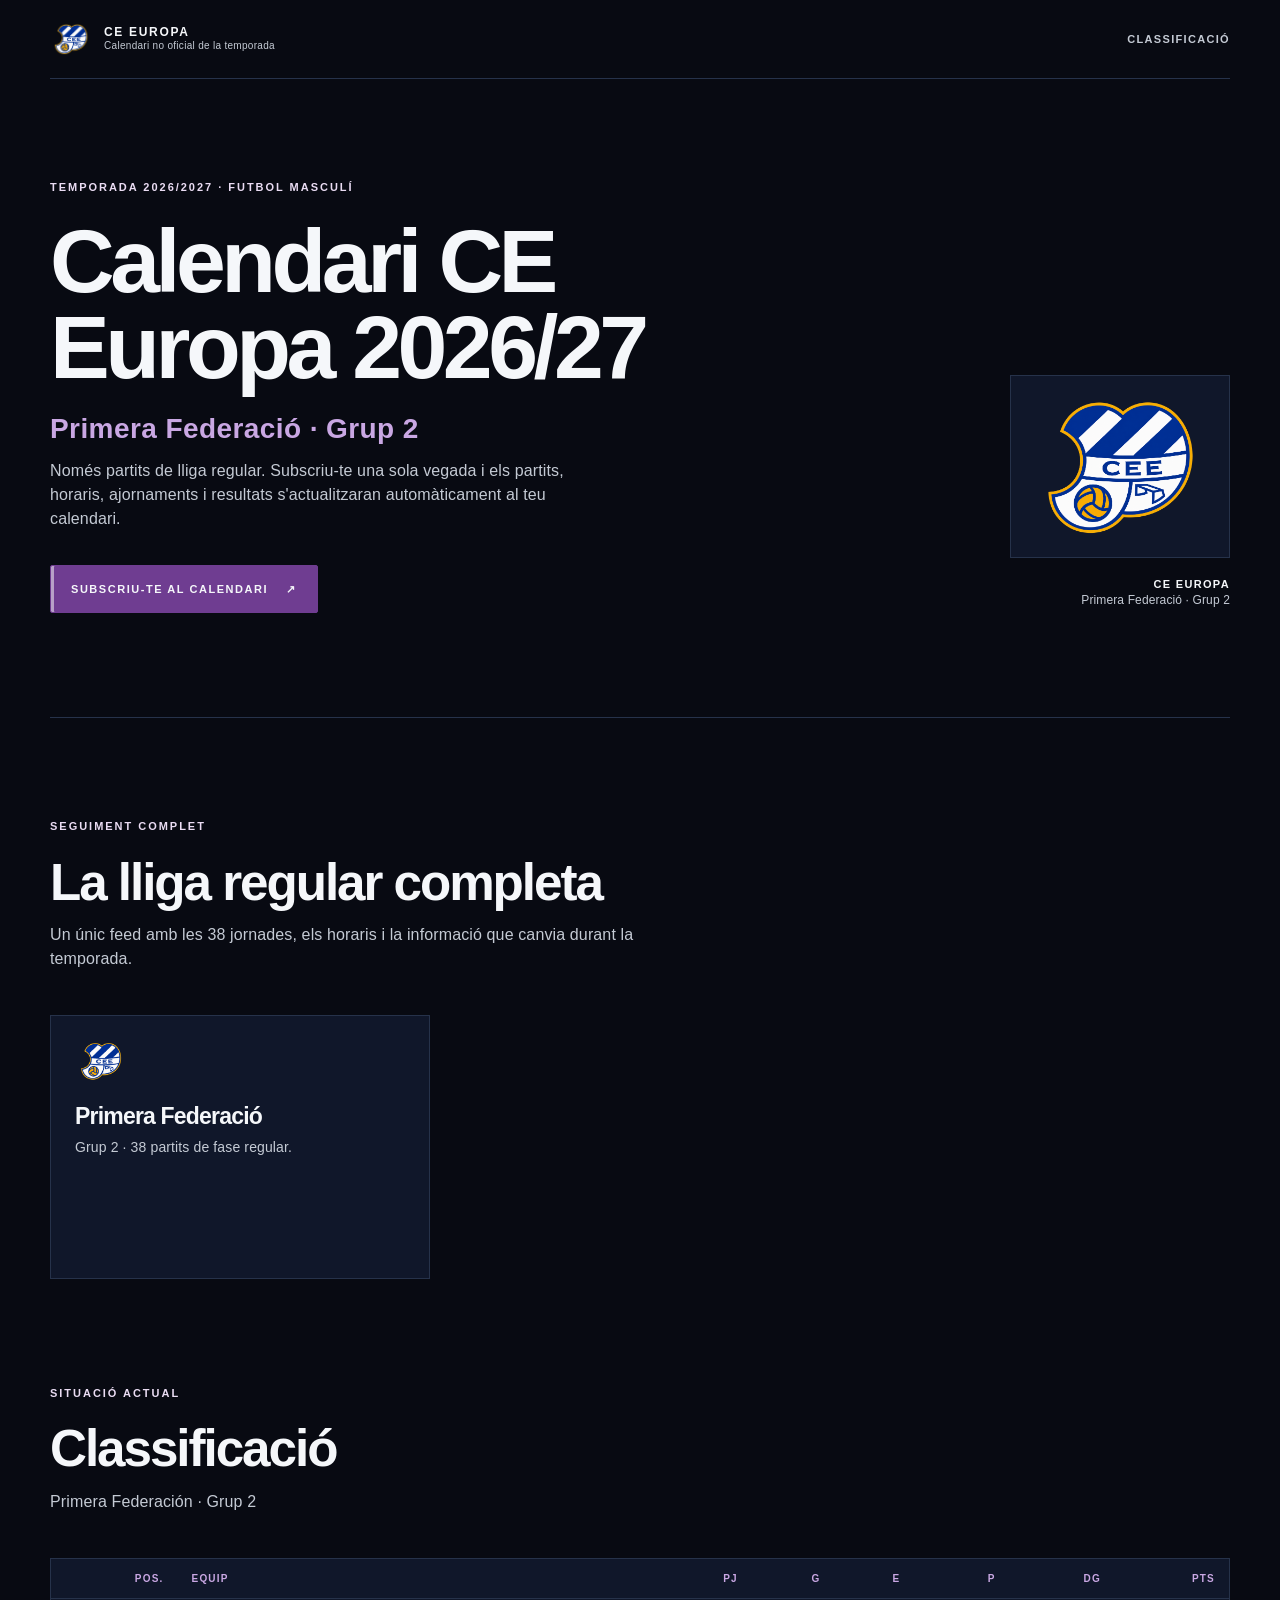
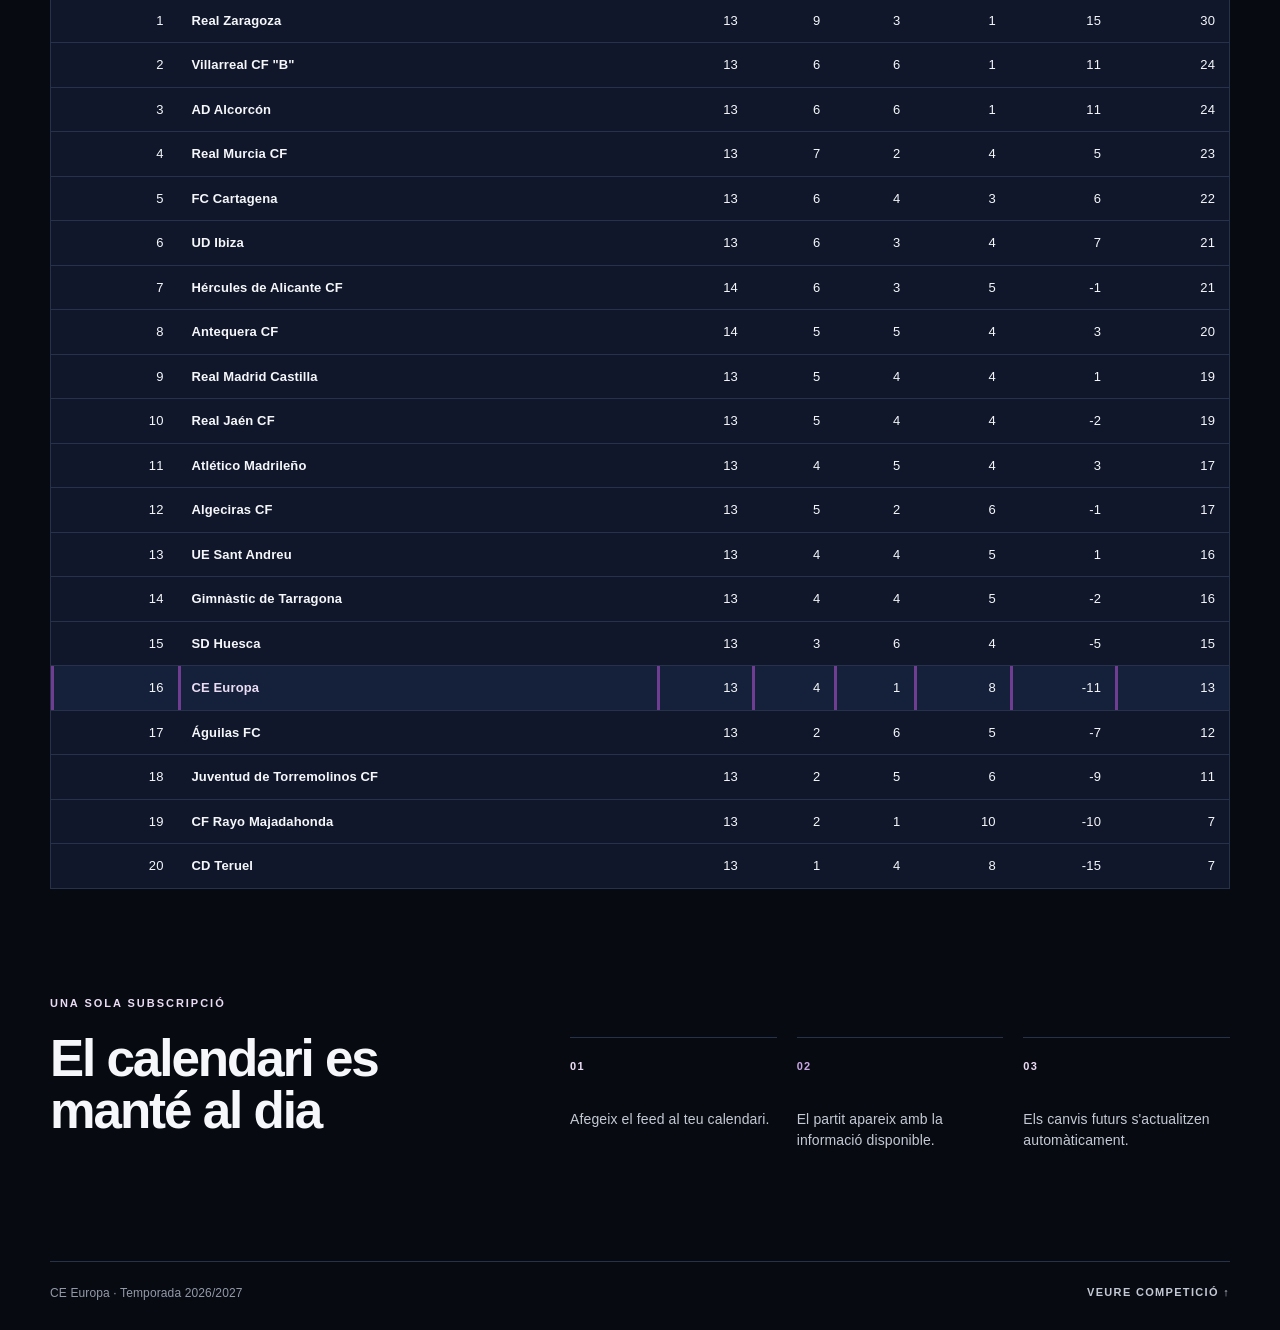
<file: public/index.html>
<!doctype html>
<html lang="ca">
  <head>
    <meta charset="utf-8" />
    <meta name="viewport" content="width=device-width, initial-scale=1" />
    <meta name="theme-color" content="#09080f" />
    <meta name="description" content="Calendari públic del CE Europa a Primera Federació 2026/27, Grup 2." />
    <title>Calendari CE Europa 2026/27</title>
    <link rel="icon" href="./favicon.svg" type="image/svg+xml" />
    <link rel="stylesheet" href="./styles.css?v=5fe0c9f6fe5d" />
  </head>
  <body>
    <header class="site-header">
      <a class="brand" href="./" aria-label="Inici — CE Europa">
        <img class="brand-shield" src="./assets/Europa.png" alt="" width="44" height="40" />
        <span class="wordmark-copy"><strong>CE EUROPA</strong><small>Calendari no oficial de la temporada</small></span>
      </a>
      <a class="header-link" href="#classificacio">Classificació</a>
    </header>

    <main>
      <section class="hero" aria-labelledby="hero-title">
        <div class="hero-copy">
          <p class="eyebrow">TEMPORADA 2026/2027 · FUTBOL MASCULÍ</p>
          <h1 id="hero-title">Calendari CE Europa 2026/27</h1>
          <p class="hero-subtitle">Primera Federació · Grup 2</p>
          <p class="hero-body">Només partits de lliga regular. Subscriu-te una sola vegada i els partits, horaris, ajornaments i resultats s'actualitzaran automàticament al teu calendari.</p>
          <button class="button button-primary" type="button" data-open-subscription>SUBSCRIU-TE AL CALENDARI <span aria-hidden="true">↗</span></button>
        </div>
        <div class="hero-aside" aria-label="Calendari del CE Europa">
          <div class="hero-shield-frame"><img class="hero-shield" src="./assets/Europa.png" alt="Escut del CE Europa" width="190" height="174" /></div>
          <p><span>CE EUROPA</span><br />Primera Federació · Grup 2</p>
        </div>
      </section>

      <section class="competition-section" id="competicions" aria-labelledby="competition-title">
        <div class="section-heading">
          <p class="eyebrow">SEGUIMENT COMPLET</p>
          <h2 id="competition-title">La lliga regular completa</h2>
          <p>Un únic feed amb les 38 jornades, els horaris i la informació que canvia durant la temporada.</p>
        </div>
        <div class="competition-grid">
          <article class="competition-card">
            <img class="competition-logo" src="./assets/Europa.png" alt="" aria-hidden="true" width="42" height="42" />
            <h3>Primera Federació</h3>
            <p>Grup 2 · 38 partits de fase regular.</p>
          </article>
        </div>
      </section>

      <section class="competition-section standings-section" id="classificacio" aria-labelledby="standings-title">
        <div class="section-heading">
          <p class="eyebrow">SITUACIÓ ACTUAL</p>
          <h2 id="standings-title">Classificació</h2>
          <p id="standings-status" role="status" aria-live="polite">Carregant la classificació oficial…</p>
        </div>
        <div class="standings-table-wrap">
          <table class="standings-table" id="standings-table">
            <thead><tr><th scope="col">Pos.</th><th scope="col">Equip</th><th scope="col">PJ</th><th scope="col">G</th><th scope="col">E</th><th scope="col">P</th><th scope="col">DG</th><th scope="col">Pts</th></tr></thead>
            <tbody id="standings-body"></tbody>
          </table>
        </div>
      </section>

      <section class="how-section" aria-labelledby="how-title">
        <div class="section-heading compact-heading"><p class="eyebrow">UNA SOLA SUBSCRIPCIÓ</p><h2 id="how-title">El calendari es manté al dia</h2></div>
        <div class="steps-grid">
          <div class="step"><span>01</span><p>Afegeix el feed al teu calendari.</p></div>
          <div class="step"><span>02</span><p>El partit apareix amb la informació disponible.</p></div>
          <div class="step"><span>03</span><p>Els canvis futurs s'actualitzen automàticament.</p></div>
        </div>
      </section>
    </main>

    <footer class="site-footer"><span>CE Europa · Temporada 2026/2027</span><a href="#competicions">Veure competició ↑</a></footer>

    <dialog class="subscription-modal" id="subscription-modal" aria-labelledby="modal-title">
      <div class="modal-inner">
        <button class="modal-close" type="button" aria-label="Tanca" data-close-subscription>×</button>
        <p class="eyebrow">AFEGEIX EL CALENDARI</p>
        <h2 id="modal-title">Subscriu-te una sola vegada</h2>
        <p class="modal-intro">Feed HTTPS: els horaris, ajornaments i resultats es mantindran actualitzats automàticament. Actualització automàtica cada 24 hores.</p>
        <div class="subscription-options">
          <article class="subscription-option"><span class="option-kicker">01 · APPLE</span><h3>Apple Calendar</h3><p>Afegeix el calendari de subscripció amb aquest enllaç.</p><a class="button button-primary subscription-action" id="apple-link" href="#"><span class="subscription-action-content">OBRE AMB APPLE CALENDAR <span aria-hidden="true">↗</span></span></a></article>
          <article class="subscription-option"><span class="option-kicker">02 · GOOGLE</span><h3>Google Calendar</h3><p>Des d'un ordinador, obre Google Calendar i afegeix el calendari des d'URL.</p><a class="button button-primary subscription-action" href="https://calendar.google.com/calendar/" target="_blank" rel="noopener"><span class="subscription-action-content">OBRE AMB GOOGLE CALENDAR <span aria-hidden="true">↗</span></span></a><ol><li>Ves a Altres calendaris → + → Des d'URL.</li><li>Enganxa aquest enllaç.</li><li>Confirma l'addició del calendari.</li></ol><details class="android-help" open><summary>Android: activa la sincronització</summary><p>La subscripció per URL s'ha de crear des del navegador d'ordinador, no des de l'app Android. Després, al mòbil, obre Google Calendar → Configuració → selecciona el teu compte → Mostra'n més → <span id="android-calendar-name">Calendari CE Europa 2026/27</span> → activa Sincronitza.</p></details></article>
        </div>
        <div class="feed-box"><span class="feed-label">ENLLAÇ DIRECTE DEL CALENDARI</span><code id="feed-url">Calculant l'enllaç…</code><button class="button button-secondary" type="button" id="copy-feed">COPIA L'ENLLAÇ</button><p class="copy-feedback" id="copy-feedback" role="status" aria-live="polite"></p></div>
        <p class="modal-note">No és una descàrrega. És una subscripció que es refresca segons el calendari de cada servei.</p>
      </div>
    </dialog>
    <script src="./app.js?v=2f8af45c3bc3"></script>
  </body>
</html>
</file>
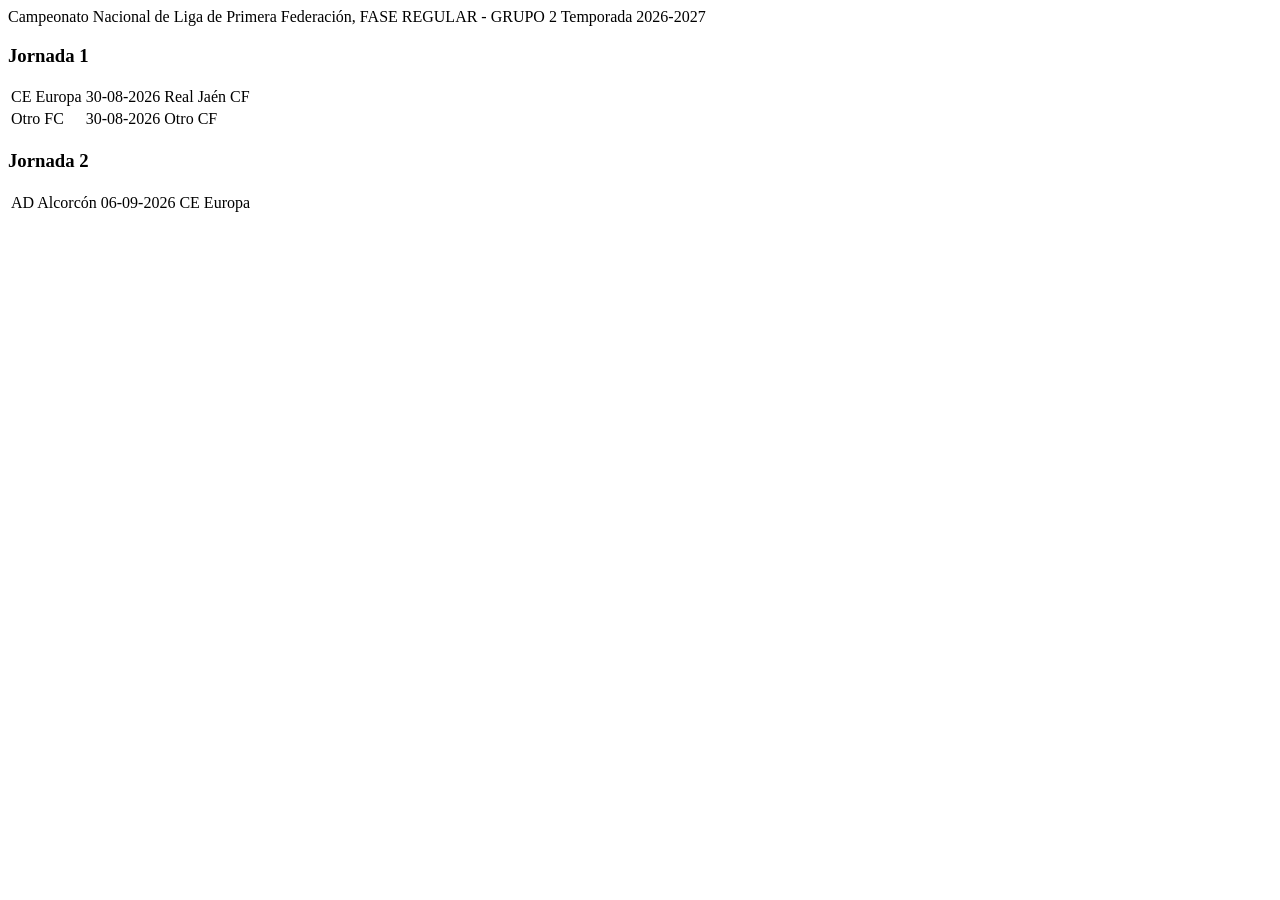
<file: tests/fixtures/rfef/calendar.html>
<!doctype html>
<html><body>
<div>Campeonato Nacional de Liga de Primera Federación, FASE REGULAR - GRUPO 2 Temporada 2026-2027</div>
<section><h3>Jornada 1</h3><table><tr><td>CE Europa</td><td>30-08-2026</td><td>Real Jaén CF</td></tr><tr><td>Otro FC</td><td>30-08-2026</td><td>Otro CF</td></tr></table></section>
<section><h3>Jornada 2</h3><table><tr><td>AD Alcorcón</td><td>06-09-2026</td><td>CE Europa</td></tr></table></section>
</body></html>
</file>
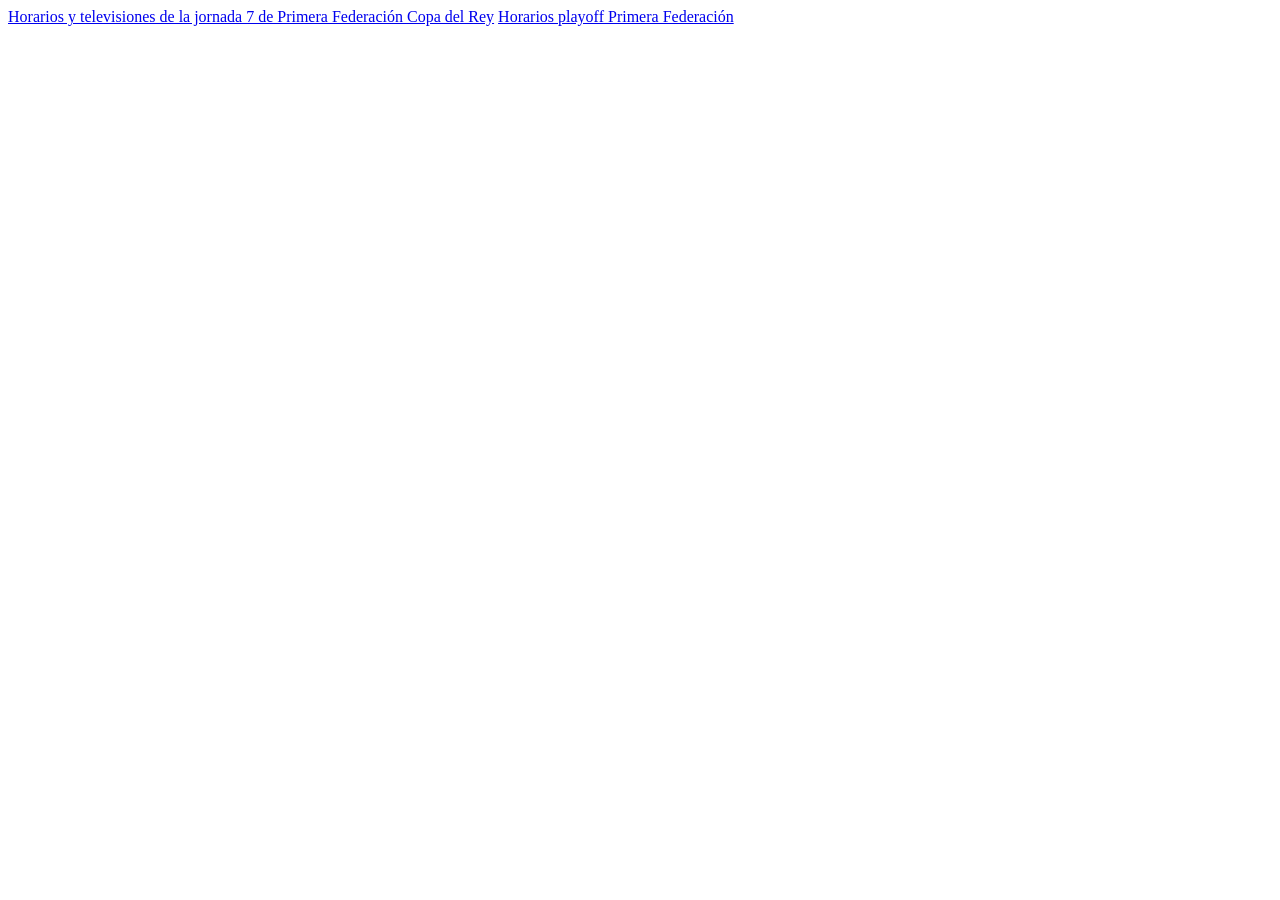
<file: tests/fixtures/rfef/official-listing.html>
<!doctype html>
<html lang="es">
  <body>
    <main>
      <a href="/es/noticias/horarios-y-televisiones-de-la-jornada-7-de-primera-federacion-temporada-202627">
        Horarios y televisiones de la jornada 7 de Primera Federación
      </a>
      <a href="/es/noticias/calendario-copa-del-rey-202627">Copa del Rey</a>
      <a href="/es/noticias/horarios-playoff-primera-federacion-202627">
        Horarios playoff Primera Federación
      </a>
    </main>
  </body>
</html>
</file>
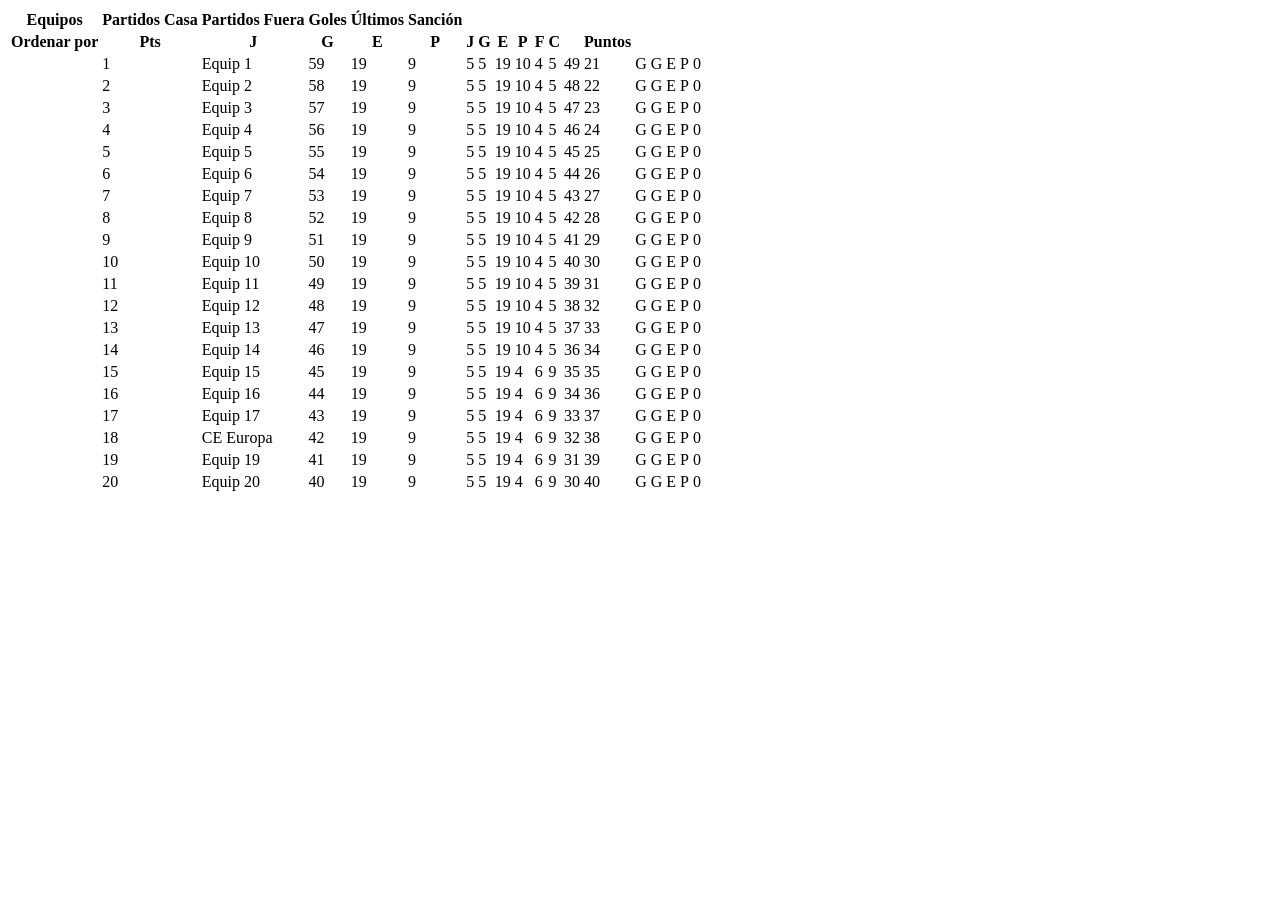
<file: tests/fixtures/rfef/standings-rfef-detailed.html>
<!doctype html>
<html>
  <body>
    <table class="table table-bordered table-striped">
      <thead>
        <tr>
          <th>Equipos</th><th>Partidos Casa</th><th>Partidos Fuera</th>
          <th>Goles</th><th>Últimos</th><th>Sanción</th>
        </tr>
        <tr>
          <th>Ordenar por</th><th>Pts</th><th>J</th><th>G</th><th>E</th><th>P</th>
          <th>J</th><th>G</th><th>E</th><th>P</th><th>F</th><th>C</th><th></th><th>Puntos</th>
        </tr>
      </thead>
      <tbody>
        <tr><td></td><td>1</td><td>Equip 1</td><td>59</td><td>19</td><td>9</td><td>5</td><td>5</td><td>19</td><td>10</td><td>4</td><td>5</td><td>49</td><td>21</td><td>G G E P</td><td>0</td></tr>
        <tr><td></td><td>2</td><td>Equip 2</td><td>58</td><td>19</td><td>9</td><td>5</td><td>5</td><td>19</td><td>10</td><td>4</td><td>5</td><td>48</td><td>22</td><td>G G E P</td><td>0</td></tr>
        <tr><td></td><td>3</td><td>Equip 3</td><td>57</td><td>19</td><td>9</td><td>5</td><td>5</td><td>19</td><td>10</td><td>4</td><td>5</td><td>47</td><td>23</td><td>G G E P</td><td>0</td></tr>
        <tr><td></td><td>4</td><td>Equip 4</td><td>56</td><td>19</td><td>9</td><td>5</td><td>5</td><td>19</td><td>10</td><td>4</td><td>5</td><td>46</td><td>24</td><td>G G E P</td><td>0</td></tr>
        <tr><td></td><td>5</td><td>Equip 5</td><td>55</td><td>19</td><td>9</td><td>5</td><td>5</td><td>19</td><td>10</td><td>4</td><td>5</td><td>45</td><td>25</td><td>G G E P</td><td>0</td></tr>
        <tr><td></td><td>6</td><td>Equip 6</td><td>54</td><td>19</td><td>9</td><td>5</td><td>5</td><td>19</td><td>10</td><td>4</td><td>5</td><td>44</td><td>26</td><td>G G E P</td><td>0</td></tr>
        <tr><td></td><td>7</td><td>Equip 7</td><td>53</td><td>19</td><td>9</td><td>5</td><td>5</td><td>19</td><td>10</td><td>4</td><td>5</td><td>43</td><td>27</td><td>G G E P</td><td>0</td></tr>
        <tr><td></td><td>8</td><td>Equip 8</td><td>52</td><td>19</td><td>9</td><td>5</td><td>5</td><td>19</td><td>10</td><td>4</td><td>5</td><td>42</td><td>28</td><td>G G E P</td><td>0</td></tr>
        <tr><td></td><td>9</td><td>Equip 9</td><td>51</td><td>19</td><td>9</td><td>5</td><td>5</td><td>19</td><td>10</td><td>4</td><td>5</td><td>41</td><td>29</td><td>G G E P</td><td>0</td></tr>
        <tr><td></td><td>10</td><td>Equip 10</td><td>50</td><td>19</td><td>9</td><td>5</td><td>5</td><td>19</td><td>10</td><td>4</td><td>5</td><td>40</td><td>30</td><td>G G E P</td><td>0</td></tr>
        <tr><td></td><td>11</td><td>Equip 11</td><td>49</td><td>19</td><td>9</td><td>5</td><td>5</td><td>19</td><td>10</td><td>4</td><td>5</td><td>39</td><td>31</td><td>G G E P</td><td>0</td></tr>
        <tr><td></td><td>12</td><td>Equip 12</td><td>48</td><td>19</td><td>9</td><td>5</td><td>5</td><td>19</td><td>10</td><td>4</td><td>5</td><td>38</td><td>32</td><td>G G E P</td><td>0</td></tr>
        <tr><td></td><td>13</td><td>Equip 13</td><td>47</td><td>19</td><td>9</td><td>5</td><td>5</td><td>19</td><td>10</td><td>4</td><td>5</td><td>37</td><td>33</td><td>G G E P</td><td>0</td></tr>
        <tr><td></td><td>14</td><td>Equip 14</td><td>46</td><td>19</td><td>9</td><td>5</td><td>5</td><td>19</td><td>10</td><td>4</td><td>5</td><td>36</td><td>34</td><td>G G E P</td><td>0</td></tr>
        <tr><td></td><td>15</td><td>Equip 15</td><td>45</td><td>19</td><td>9</td><td>5</td><td>5</td><td>19</td><td>4</td><td>6</td><td>9</td><td>35</td><td>35</td><td>G G E P</td><td>0</td></tr>
        <tr><td></td><td>16</td><td>Equip 16</td><td>44</td><td>19</td><td>9</td><td>5</td><td>5</td><td>19</td><td>4</td><td>6</td><td>9</td><td>34</td><td>36</td><td>G G E P</td><td>0</td></tr>
        <tr><td></td><td>17</td><td>Equip 17</td><td>43</td><td>19</td><td>9</td><td>5</td><td>5</td><td>19</td><td>4</td><td>6</td><td>9</td><td>33</td><td>37</td><td>G G E P</td><td>0</td></tr>
        <tr><td></td><td>18</td><td>CE Europa</td><td>42</td><td>19</td><td>9</td><td>5</td><td>5</td><td>19</td><td>4</td><td>6</td><td>9</td><td>32</td><td>38</td><td>G G E P</td><td>0</td></tr>
        <tr><td></td><td>19</td><td>Equip 19</td><td>41</td><td>19</td><td>9</td><td>5</td><td>5</td><td>19</td><td>4</td><td>6</td><td>9</td><td>31</td><td>39</td><td>G G E P</td><td>0</td></tr>
        <tr><td></td><td>20</td><td>Equip 20</td><td>40</td><td>19</td><td>9</td><td>5</td><td>5</td><td>19</td><td>4</td><td>6</td><td>9</td><td>30</td><td>40</td><td>G G E P</td><td>0</td></tr>
      </tbody>
    </table>
  </body>
</html>
</file>
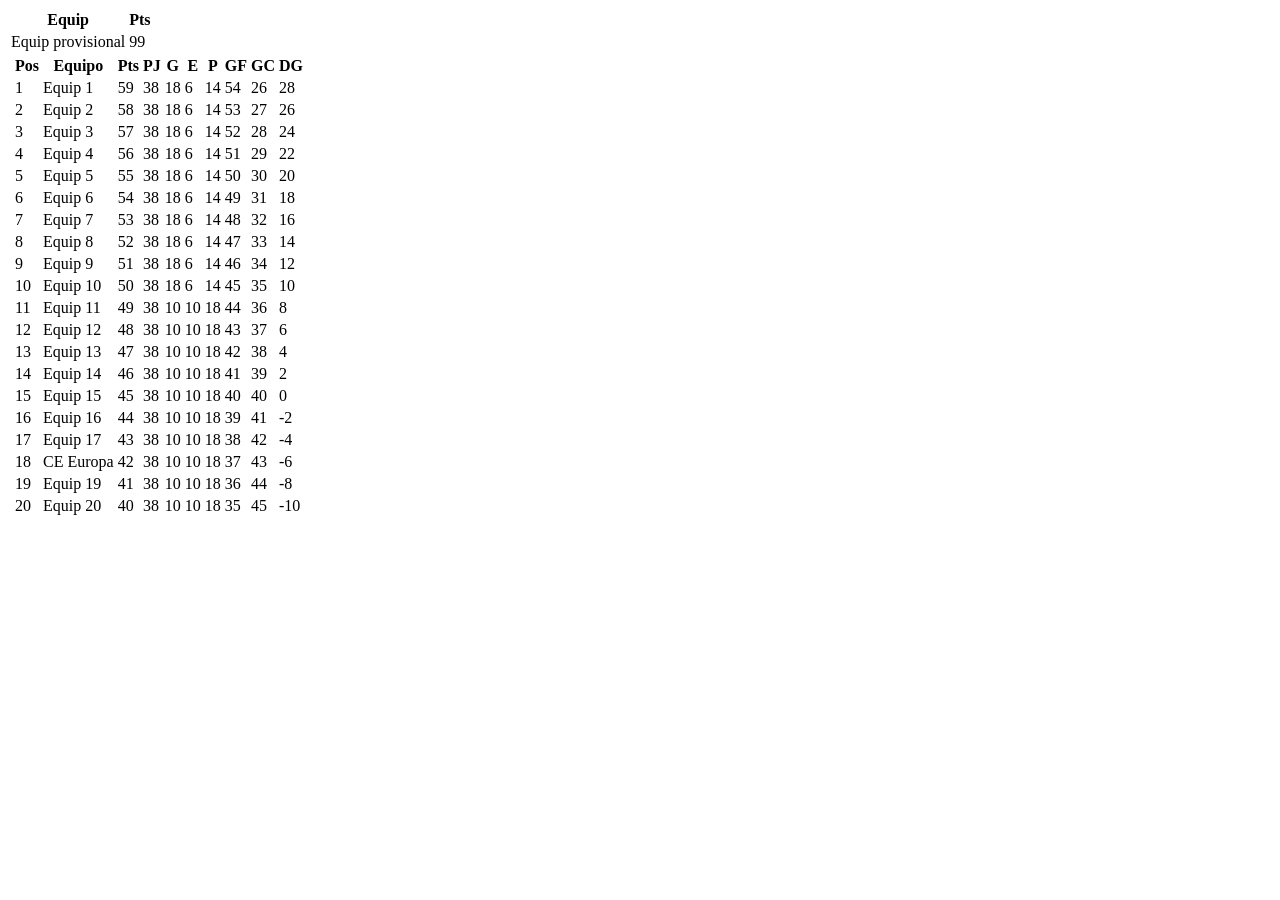
<file: tests/fixtures/rfef/standings.html>
<!doctype html>
<html>
  <body>
    <table class="other-table">
      <tr><th>Equip</th><th>Pts</th></tr>
      <tr><td>Equip provisional</td><td>99</td></tr>
    </table>
    <table class="table table-bordered">
      <thead>
        <tr>
          <th></th><th>Pos</th><th>Equipo</th><th>Pts</th><th>PJ</th>
          <th>G</th><th>E</th><th>P</th><th>GF</th><th>GC</th><th>DG</th>
        </tr>
      </thead>
      <tbody>
        <tr><td><span></span></td><td>1</td><td>Equip 1</td><td>59</td><td>38</td><td>18</td><td>6</td><td>14</td><td>54</td><td>26</td><td>28</td></tr>
        <tr><td><span></span></td><td>2</td><td>Equip 2</td><td>58</td><td>38</td><td>18</td><td>6</td><td>14</td><td>53</td><td>27</td><td>26</td></tr>
        <tr><td><span></span></td><td>3</td><td>Equip 3</td><td>57</td><td>38</td><td>18</td><td>6</td><td>14</td><td>52</td><td>28</td><td>24</td></tr>
        <tr><td><span></span></td><td>4</td><td>Equip 4</td><td>56</td><td>38</td><td>18</td><td>6</td><td>14</td><td>51</td><td>29</td><td>22</td></tr>
        <tr><td><span></span></td><td>5</td><td>Equip 5</td><td>55</td><td>38</td><td>18</td><td>6</td><td>14</td><td>50</td><td>30</td><td>20</td></tr>
        <tr><td><span></span></td><td>6</td><td>Equip 6</td><td>54</td><td>38</td><td>18</td><td>6</td><td>14</td><td>49</td><td>31</td><td>18</td></tr>
        <tr><td><span></span></td><td>7</td><td>Equip 7</td><td>53</td><td>38</td><td>18</td><td>6</td><td>14</td><td>48</td><td>32</td><td>16</td></tr>
        <tr><td><span></span></td><td>8</td><td>Equip 8</td><td>52</td><td>38</td><td>18</td><td>6</td><td>14</td><td>47</td><td>33</td><td>14</td></tr>
        <tr><td><span></span></td><td>9</td><td>Equip 9</td><td>51</td><td>38</td><td>18</td><td>6</td><td>14</td><td>46</td><td>34</td><td>12</td></tr>
        <tr><td><span></span></td><td>10</td><td>Equip 10</td><td>50</td><td>38</td><td>18</td><td>6</td><td>14</td><td>45</td><td>35</td><td>10</td></tr>
        <tr><td><span></span></td><td>11</td><td>Equip 11</td><td>49</td><td>38</td><td>10</td><td>10</td><td>18</td><td>44</td><td>36</td><td>8</td></tr>
        <tr><td><span></span></td><td>12</td><td>Equip 12</td><td>48</td><td>38</td><td>10</td><td>10</td><td>18</td><td>43</td><td>37</td><td>6</td></tr>
        <tr><td><span></span></td><td>13</td><td>Equip 13</td><td>47</td><td>38</td><td>10</td><td>10</td><td>18</td><td>42</td><td>38</td><td>4</td></tr>
        <tr><td><span></span></td><td>14</td><td>Equip 14</td><td>46</td><td>38</td><td>10</td><td>10</td><td>18</td><td>41</td><td>39</td><td>2</td></tr>
        <tr><td><span></span></td><td>15</td><td>Equip 15</td><td>45</td><td>38</td><td>10</td><td>10</td><td>18</td><td>40</td><td>40</td><td>0</td></tr>
        <tr><td><span></span></td><td>16</td><td>Equip 16</td><td>44</td><td>38</td><td>10</td><td>10</td><td>18</td><td>39</td><td>41</td><td>-2</td></tr>
        <tr><td><span></span></td><td>17</td><td>Equip 17</td><td>43</td><td>38</td><td>10</td><td>10</td><td>18</td><td>38</td><td>42</td><td>-4</td></tr>
        <tr><td><span></span></td><td>18</td><td>CE Europa</td><td>42</td><td>38</td><td>10</td><td>10</td><td>18</td><td>37</td><td>43</td><td>-6</td></tr>
        <tr><td><span></span></td><td>19</td><td>Equip 19</td><td>41</td><td>38</td><td>10</td><td>10</td><td>18</td><td>36</td><td>44</td><td>-8</td></tr>
        <tr><td><span></span></td><td>20</td><td>Equip 20</td><td>40</td><td>38</td><td>10</td><td>10</td><td>18</td><td>35</td><td>45</td><td>-10</td></tr>
      </tbody>
    </table>
  </body>
</html>
</file>
<file: public/styles.css>
:root {
  --ink: #f5f7fa;
  --muted: #c4cad4;
  --subtle: #929aa8;
  --canvas: #080a12;
  --canvas-soft: #0b1020;
  --panel: #10172a;
  --panel-strong: #15213a;
  --line: #26324a;
  --blau: #6f3d91;
  --blau-deep: #4f276c;
  --blau-light: #c9a7e3;
  --grana: #b8a1c8;
  --grana-bright: #eadcf3;
  --max-width: 1180px;
}

* { box-sizing: border-box; }

html { scroll-behavior: smooth; }

body {
  margin: 0;
  min-width: 320px;
  overflow-x: hidden;
  background: var(--canvas);
  color: var(--ink);
  font-family: Inter, ui-sans-serif, -apple-system, BlinkMacSystemFont, "Segoe UI", sans-serif;
  font-size: 16px;
  letter-spacing: .008em;
  line-height: 1.5;
}

a { color: inherit; text-decoration: none; }
button { font: inherit; }

:where(a, button, summary):focus-visible {
  outline: 3px solid var(--grana-bright);
  outline-offset: 4px;
}

.site-header,
.site-footer {
  width: min(calc(100% - 64px), var(--max-width));
  margin: 0 auto;
}

.site-header {
  display: flex;
  align-items: center;
  justify-content: space-between;
  gap: 24px;
  padding: 20px 0;
  border-bottom: 1px solid var(--line);
}

.brand {
  display: inline-flex;
  min-width: 0;
  align-items: center;
  gap: 12px;
}

.brand-shield {
  display: block;
  flex: 0 0 42px;
  width: 42px;
  height: 38px;
  object-fit: contain;
}

.wordmark-copy {
  display: flex;
  min-width: 0;
  flex-direction: column;
  gap: 1px;
}

.wordmark-copy strong {
  color: var(--ink);
  font-size: 12px;
  font-weight: 800;
  letter-spacing: .14em;
  line-height: 1.1;
  white-space: nowrap;
}

.wordmark-copy small {
  color: var(--muted);
  font-size: 10px;
  letter-spacing: .03em;
  line-height: 1.25;
  white-space: nowrap;
}

.header-link, .site-footer a {
  color: var(--muted);
  font-size: 11px;
  font-weight: 700;
  letter-spacing: .12em;
  text-transform: uppercase;
}

.header-link:hover, .site-footer a:hover, .text-link:hover { color: var(--blau-light); }

.hero,
.competition-section,
.how-section {
  width: min(calc(100% - 64px), var(--max-width));
  margin: 0 auto;
}

.hero {
  position: relative;
  display: grid;
  grid-template-columns: minmax(0, 1.3fr) minmax(260px, .7fr);
  gap: 72px;
  align-items: end;
  min-height: 575px;
  padding: 100px 0 104px;
  border-bottom: 1px solid var(--line);
}

.hero-copy { min-width: 0; }

.eyebrow {
  margin: 0 0 22px;
  color: var(--grana-bright);
  font-size: 11px;
  font-weight: 800;
  letter-spacing: .18em;
}

h1, h2, h3, p { margin-top: 0; }
h1, h2, h3, p { min-width: 0; overflow-wrap: normal; }
code { min-width: 0; overflow-wrap: anywhere; }

h1 {
  max-width: 760px;
  margin-bottom: 22px;
  color: var(--ink);
  font-size: clamp(3.1rem, 7vw, 6.7rem);
  line-height: .96;
  letter-spacing: -.05em;
}

.hero-subtitle {
  margin-bottom: 14px;
  color: var(--blau-light);
  font-size: clamp(1.25rem, 2.5vw, 1.75rem);
  font-weight: 600;
  line-height: 1.2;
  letter-spacing: .015em;
}

.hero-body {
  max-width: 560px;
  margin-bottom: 34px;
  color: var(--muted);
  font-size: 16px;
}

.hero-aside {
  display: flex;
  flex-direction: column;
  align-items: flex-end;
  gap: 18px;
  padding-bottom: 4px;
  color: var(--muted);
  text-align: right;
}

.hero-aside p {
  margin: 0;
  font-size: 12px;
  line-height: 1.4;
}

.hero-aside p span {
  color: var(--ink);
  font-size: 11px;
  font-weight: 800;
  letter-spacing: .12em;
}

.hero-shield-frame {
  position: relative;
  width: 220px;
  padding: 15px;
  border: 1px solid var(--line);
  background: var(--panel);
}

.hero-shield {
  display: block;
  width: 100%;
  height: auto;
  object-fit: contain;
}

.button {
  display: inline-flex;
  align-items: center;
  justify-content: center;
  gap: 18px;
  min-height: 48px;
  border: 1px solid transparent;
  border-radius: 2px;
  padding: 13px 20px;
  cursor: pointer;
  font-size: 11px;
  font-weight: 800;
  letter-spacing: .14em;
  transition: background-color .2s ease, border-color .2s ease, color .2s ease;
}

.button-primary {
  border-color: var(--blau);
  background: var(--blau);
  box-shadow: inset 3px 0 0 var(--grana);
  color: var(--ink);
}

.button-primary:hover, .button-primary:focus-visible {
  border-color: var(--grana-bright);
  background: var(--grana-bright);
}

.button-secondary {
  border-color: var(--blau-light);
  background: transparent;
  color: var(--blau-light);
}

.button-secondary:hover, .button-secondary:focus-visible {
  border-color: var(--grana-bright);
  background: var(--grana-bright);
  color: var(--ink);
}

.competition-section { padding: 100px 0 106px; }

.section-heading { max-width: 620px; margin-bottom: 44px; }

.section-heading h2, .how-section h2 {
  margin-bottom: 14px;
  font-size: clamp(2rem, 4vw, 3.7rem);
  line-height: 1.02;
  letter-spacing: -.04em;
}

.section-heading > p:last-child { margin-bottom: 0; color: var(--muted); }

.competition-grid {
  display: grid;
  grid-template-columns: minmax(0, 380px);
  gap: 12px;
}

.competition-card {
  position: relative;
  min-height: 264px;
  border: 1px solid var(--line);
  padding: 24px;
  background: var(--panel);
  transition: border-color .2s ease, background-color .2s ease, transform .2s ease;
}

.competition-card:hover {
  border-color: var(--blau-deep);
  background: var(--panel-strong);
  transform: translateY(-3px);
}

.competition-logo {
  position: absolute;
  top: 24px;
  left: 24px;
  display: block;
  width: auto;
  max-width: calc(100% - 48px);
  object-fit: contain;
  object-position: left center;
}

.competition-card h3 {
  margin-top: 64px;
  margin-bottom: 8px;
  font-size: 23px;
  line-height: 1.08;
  letter-spacing: -.035em;
}

.competition-card p { margin: 0; color: var(--muted); font-size: 14px; }

.standings-section { padding-top: 0; scroll-margin-top: 16px; }

.standings-table-wrap {
  position: relative;
  width: 100%;
  max-width: 100%;
  overflow-x: auto;
  overflow-y: hidden;
  overscroll-behavior-x: contain;
  -webkit-overflow-scrolling: touch;
  border: 1px solid var(--line);
  background: var(--panel);
  scrollbar-width: thin;
  scrollbar-color: var(--blau-light) var(--panel-strong);
}

/* Make horizontal overflow obvious on Chrome Android (overlay scrollbars). */
.standings-table-wrap::-webkit-scrollbar {
  height: 8px;
}

.standings-table-wrap::-webkit-scrollbar-track {
  background: var(--panel-strong);
}

.standings-table-wrap::-webkit-scrollbar-thumb {
  background: var(--blau-light);
  border-radius: 999px;
}

.standings-table {
  width: max-content;
  min-width: 100%;
  border-collapse: separate;
  border-spacing: 0;
  font-size: 13px;
}

.standings-table th,
.standings-table td {
  border-bottom: 1px solid var(--line);
  padding: 12px 14px;
  text-align: right;
  white-space: nowrap;
  background: var(--panel);
}

.standings-table th {
  color: var(--blau-light);
  font-size: 10px;
  font-weight: 800;
  letter-spacing: .12em;
  text-transform: uppercase;
}

.standings-table th:nth-child(2),
.standings-table td:nth-child(2) { text-align: left; }

.standings-table tbody tr:last-child td { border-bottom: 0; }
.standings-table .standing-team { color: var(--ink); font-weight: 600; }

.standings-table tr.is-europa th,
.standings-table tr.is-europa td {
  background: var(--panel-strong);
  box-shadow: inset 3px 0 0 var(--blau);
}

.standings-table tr.is-europa .standing-team {
  color: var(--grana-bright);
}

@media (max-width: 768px) {
  .standings-table {
    min-width: 620px;
    font-size: 12px;
  }

  .standings-table th,
  .standings-table td {
    padding: 10px 11px;
  }

  /* Keep identity columns readable while scrolling stats on Android Chrome. */
  .standings-table th:nth-child(1),
  .standings-table td:nth-child(1) {
    position: sticky;
    left: 0;
    z-index: 2;
    width: 3rem;
    min-width: 3rem;
    max-width: 3rem;
    box-sizing: border-box;
  }

  .standings-table th:nth-child(2),
  .standings-table td:nth-child(2) {
    position: sticky;
    left: 3rem;
    z-index: 2;
    width: 9.5rem;
    min-width: 9.5rem;
    max-width: 9.5rem;
    overflow: hidden;
    text-overflow: ellipsis;
    box-shadow: 6px 0 10px -8px rgba(0, 0, 0, .55);
  }

  .standings-table tr.is-europa th:nth-child(1),
  .standings-table tr.is-europa td:nth-child(1),
  .standings-table tr.is-europa th:nth-child(2),
  .standings-table tr.is-europa td:nth-child(2) {
    background: var(--panel-strong);
  }
}

@media (max-width: 430px) {
  .standings-table {
    min-width: 560px;
    font-size: 12px;
  }

  .standings-table th,
  .standings-table td {
    padding: 9px 9px;
  }

  .standings-table th:nth-child(2),
  .standings-table td:nth-child(2) {
    width: 8.25rem;
    min-width: 8.25rem;
    max-width: 8.25rem;
  }
}

.how-section {
  display: grid;
  grid-template-columns: .8fr 1.2fr;
  gap: 80px;
  padding: 0 0 110px;
}

.compact-heading { margin: 0; }

.steps-grid {
  display: grid;
  grid-template-columns: repeat(3, minmax(0, 1fr));
  align-self: end;
  gap: 20px;
}

.step { border-top: 1px solid var(--line); padding-top: 15px; }
.step span { color: var(--grana-bright); font-size: 11px; font-weight: 800; letter-spacing: .12em; }
.step:nth-child(even) span { color: var(--blau-light); }
.step p { margin: 32px 0 0; color: var(--muted); font-size: 14px; }

.site-footer {
  display: flex;
  justify-content: space-between;
  gap: 20px;
  padding: 22px 0 28px;
  border-top: 1px solid var(--line);
  color: var(--subtle);
  font-size: 12px;
}

.subscription-modal {
  width: min(900px, calc(100% - 32px));
  max-height: calc(100dvh - 32px);
  margin: auto;
  border: 1px solid var(--line);
  padding: 0;
  background: var(--canvas-soft);
  box-shadow: 0 24px 80px rgba(0, 0, 0, .45);
  color: var(--ink);
}

.subscription-modal::backdrop { background: rgba(3, 5, 12, .86); }

.modal-inner { position: relative; overflow: auto; padding: 48px; letter-spacing: .01em; }

.modal-close {
  position: absolute;
  top: 20px;
  right: 22px;
  border: 1px solid transparent;
  background: transparent;
  color: var(--muted);
  cursor: pointer;
  font-size: 30px;
  line-height: 1;
}

.modal-close:hover { color: var(--ink); }

.modal-inner h2 {
  max-width: 560px;
  margin-bottom: 14px;
  font-size: clamp(2rem, 5vw, 3.6rem);
  line-height: 1;
  letter-spacing: -.045em;
}

.modal-intro { max-width: 560px; margin-bottom: 28px; color: var(--muted); }

.feed-box {
  display: grid;
  grid-template-columns: 1fr auto;
  gap: 10px 18px;
  align-items: center;
  margin-top: 28px;
  border: 1px solid var(--line);
  padding: 18px;
  background: transparent;
}

.feed-label {
  grid-column: 1 / -1;
  color: var(--blau-light);
  font-size: 10px;
  font-weight: 800;
  letter-spacing: .16em;
}

.feed-box code {
  min-width: 0;
  color: var(--muted);
  font-family: ui-monospace, SFMono-Regular, Menlo, monospace;
  font-size: 12px;
  letter-spacing: 0;
  overflow-wrap: anywhere;
}

.copy-feedback {
  grid-column: 1 / -1;
  min-height: 18px;
  margin: 0;
  color: var(--blau-light);
  font-size: 12px;
}

.subscription-options {
  display: grid;
  grid-template-columns: repeat(2, minmax(0, 1fr));
  gap: 12px;
}

.subscription-option {
  min-width: 0;
  border: 1px solid var(--line);
  padding: 22px;
}

.option-kicker { color: var(--blau-light); font-size: 10px; font-weight: 800; letter-spacing: .16em; }
.subscription-option:nth-child(2) .option-kicker { color: var(--grana-bright); }

.subscription-option h3 { margin: 22px 0 10px; font-size: 20px; line-height: 1.05; letter-spacing: .01em; }
.subscription-option p, .subscription-option li { color: var(--muted); font-size: 13px; }
.subscription-option ol { margin: 18px 0 0; padding-left: 19px; }
.subscription-option li { margin-bottom: 8px; padding-left: 3px; }

.subscription-action {
  width: 100%;
  margin-top: 6px;
  gap: 0;
  justify-content: center;
  text-align: center;
}

.subscription-action-content {
  display: inline-flex;
  align-items: center;
  justify-content: center;
  gap: 10px;
  white-space: nowrap;
}

.text-link {
  display: inline-block;
  margin-top: 18px;
  color: var(--blau-light);
  font-size: 10px;
  font-weight: 800;
  letter-spacing: .13em;
}

.android-help { margin-top: 18px; border-top: 1px solid var(--line); padding-top: 13px; }
.android-help summary { color: var(--ink); cursor: pointer; font-size: 12px; }
.android-help p { margin: 12px 0 0; }
.modal-note { margin: 24px 0 0; color: var(--subtle); font-size: 12px; letter-spacing: .015em; }

@media (max-width: 900px) {
  .hero { grid-template-columns: minmax(0, 1fr) minmax(180px, .5fr); gap: 40px; }
  .competition-grid { grid-template-columns: minmax(0, 380px); }
  .how-section { grid-template-columns: 1fr; gap: 42px; }
  .subscription-options { grid-template-columns: 1fr; }
}

@media (max-width: 640px) {
  .site-header, .site-footer, .hero, .competition-section, .how-section {
    width: min(calc(100% - 36px), var(--max-width));
  }

  .site-header { gap: 12px; padding: 18px 0; }
  .brand-shield { flex-basis: 38px; width: 38px; height: 35px; }
  .wordmark-copy strong { font-size: 11px; letter-spacing: .11em; }
  .wordmark-copy small { font-size: 9px; }
  .header-link {
    flex: 0 0 auto;
    font-size: 10px;
    letter-spacing: .08em;
    white-space: nowrap;
  }

  .hero { display: block; min-height: 0; padding: 76px 0 78px; }
  h1 { font-size: clamp(2.75rem, 14vw, 4.5rem); }
  .hero-subtitle, .hero-body, .section-heading > p:last-child { max-width: 320px; }
  .button-primary { width: 100%; }

  .hero-aside {
    flex-direction: row;
    align-items: center;
    margin-top: 68px;
    text-align: left;
  }

  .hero-shield-frame { width: 112px; padding: 8px; }
  .hero-aside p { font-size: 12px; }
  .hero-aside p span { font-size: 10px; }

  .competition-section { padding: 76px 0 82px; }
  .competition-grid { grid-template-columns: 1fr; }
  .competition-card { min-height: 174px; }
  .steps-grid { grid-template-columns: 1fr; gap: 28px; }
  .step p { margin-top: 16px; }
  .site-footer { align-items: flex-start; flex-direction: column; }

  .subscription-modal {
    width: calc(100% - 20px);
    max-height: calc(100dvh - 20px);
  }

  .modal-inner { padding: 38px 20px 24px; }
  .modal-close { top: 12px; right: 12px; }
  .feed-box { grid-template-columns: 1fr; }
  .feed-box .button { width: 100%; }
}
</file>
